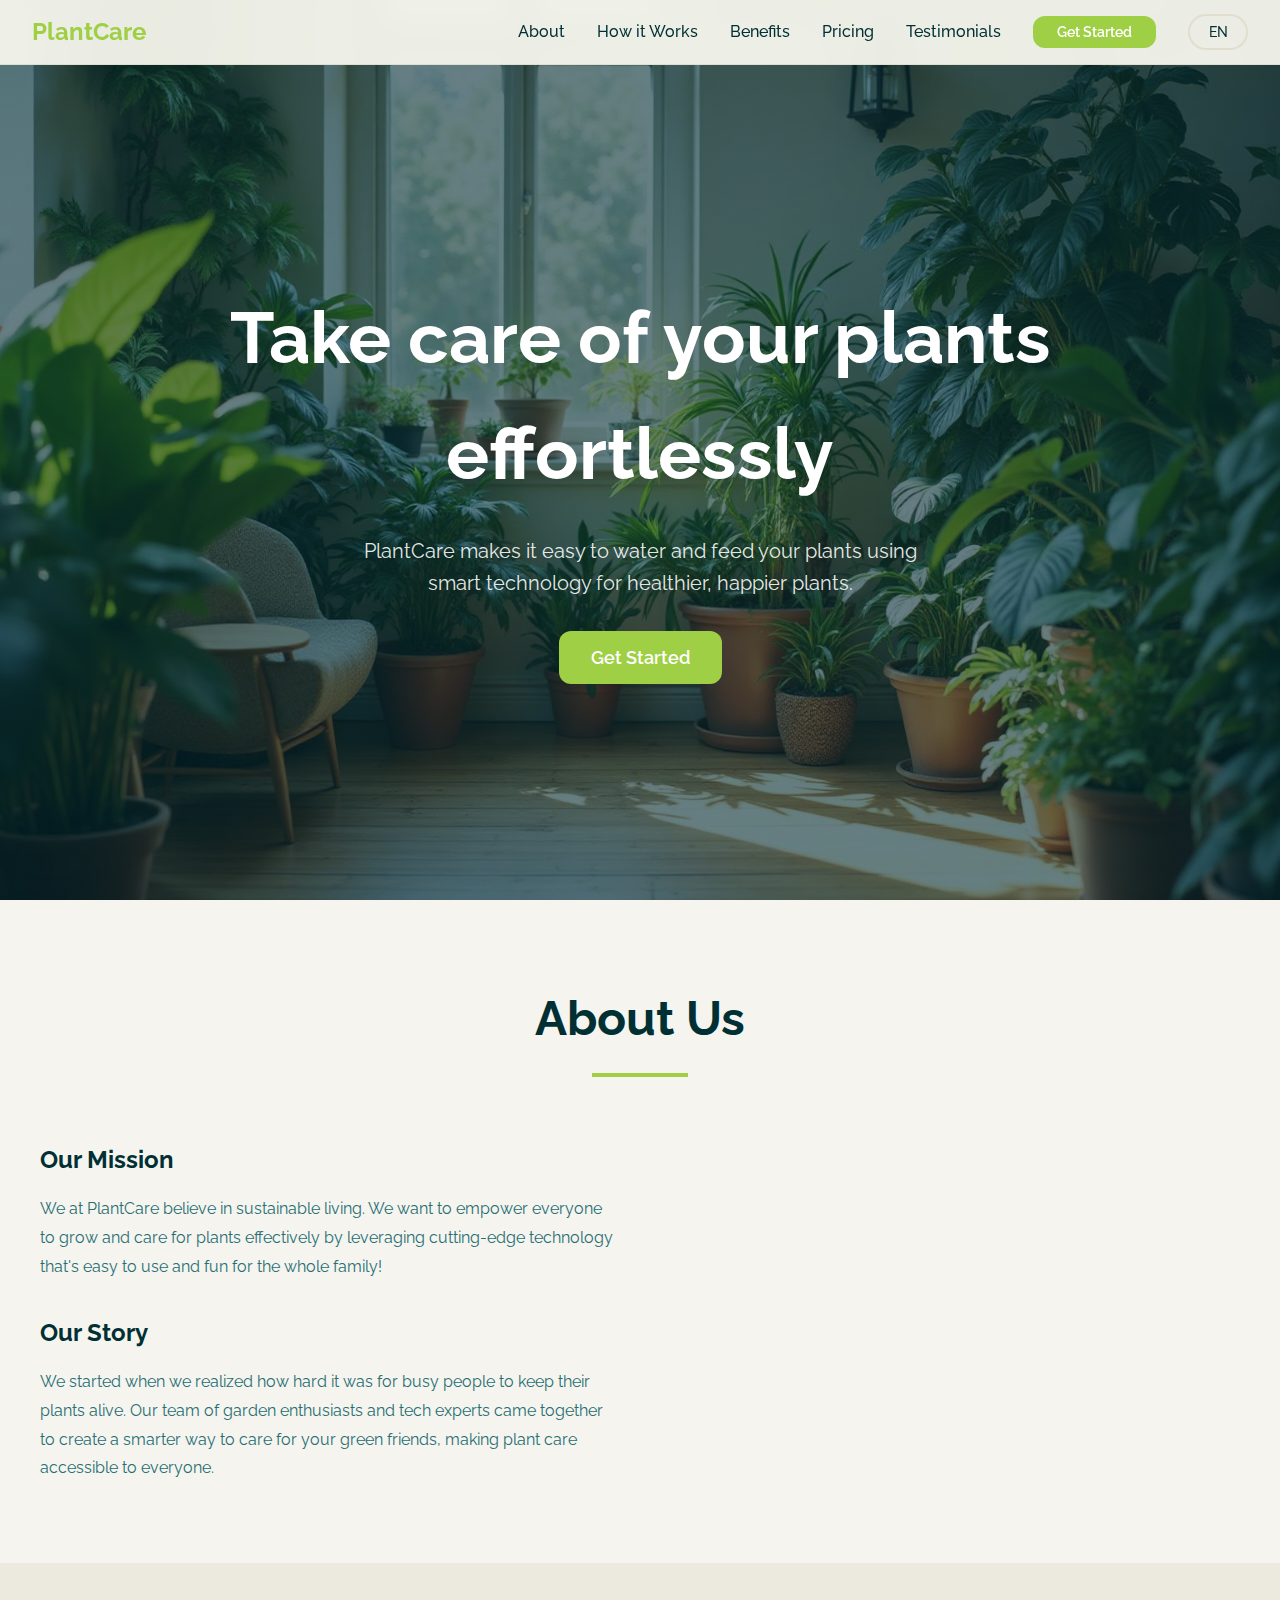
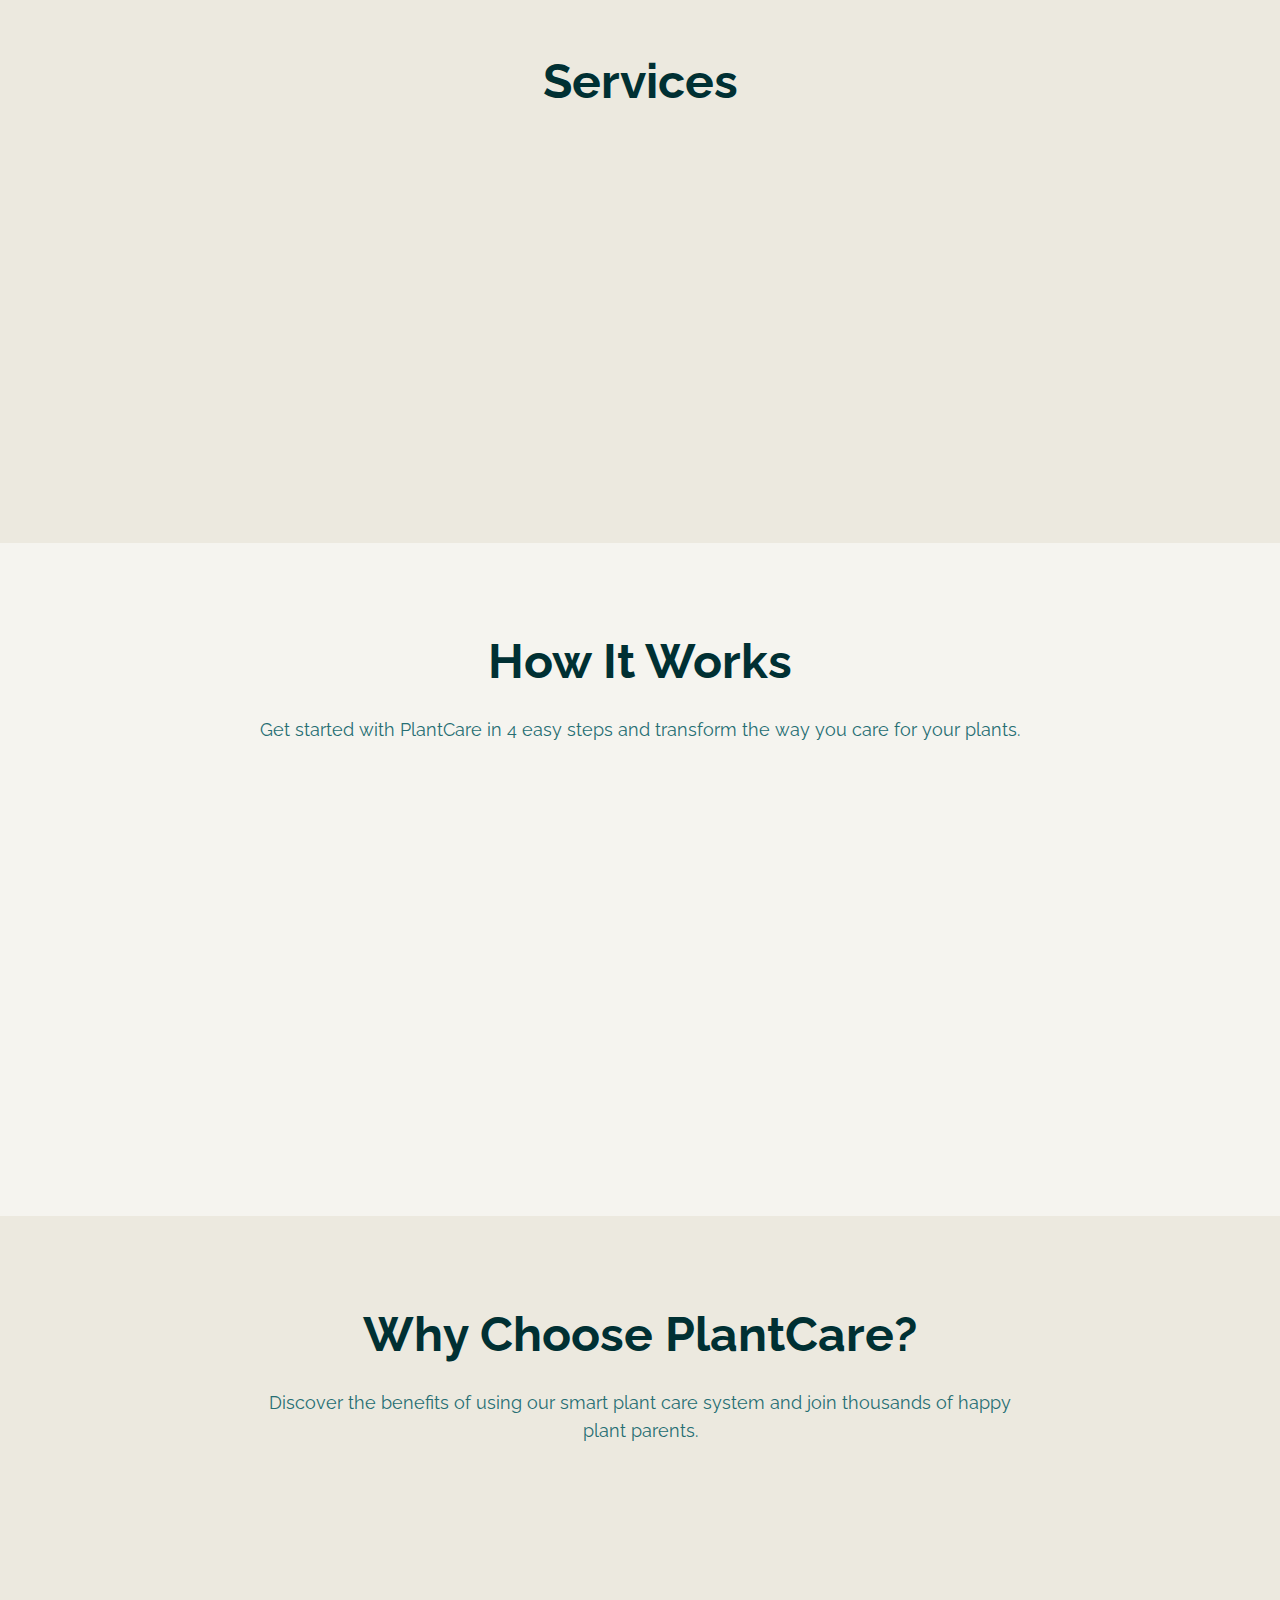
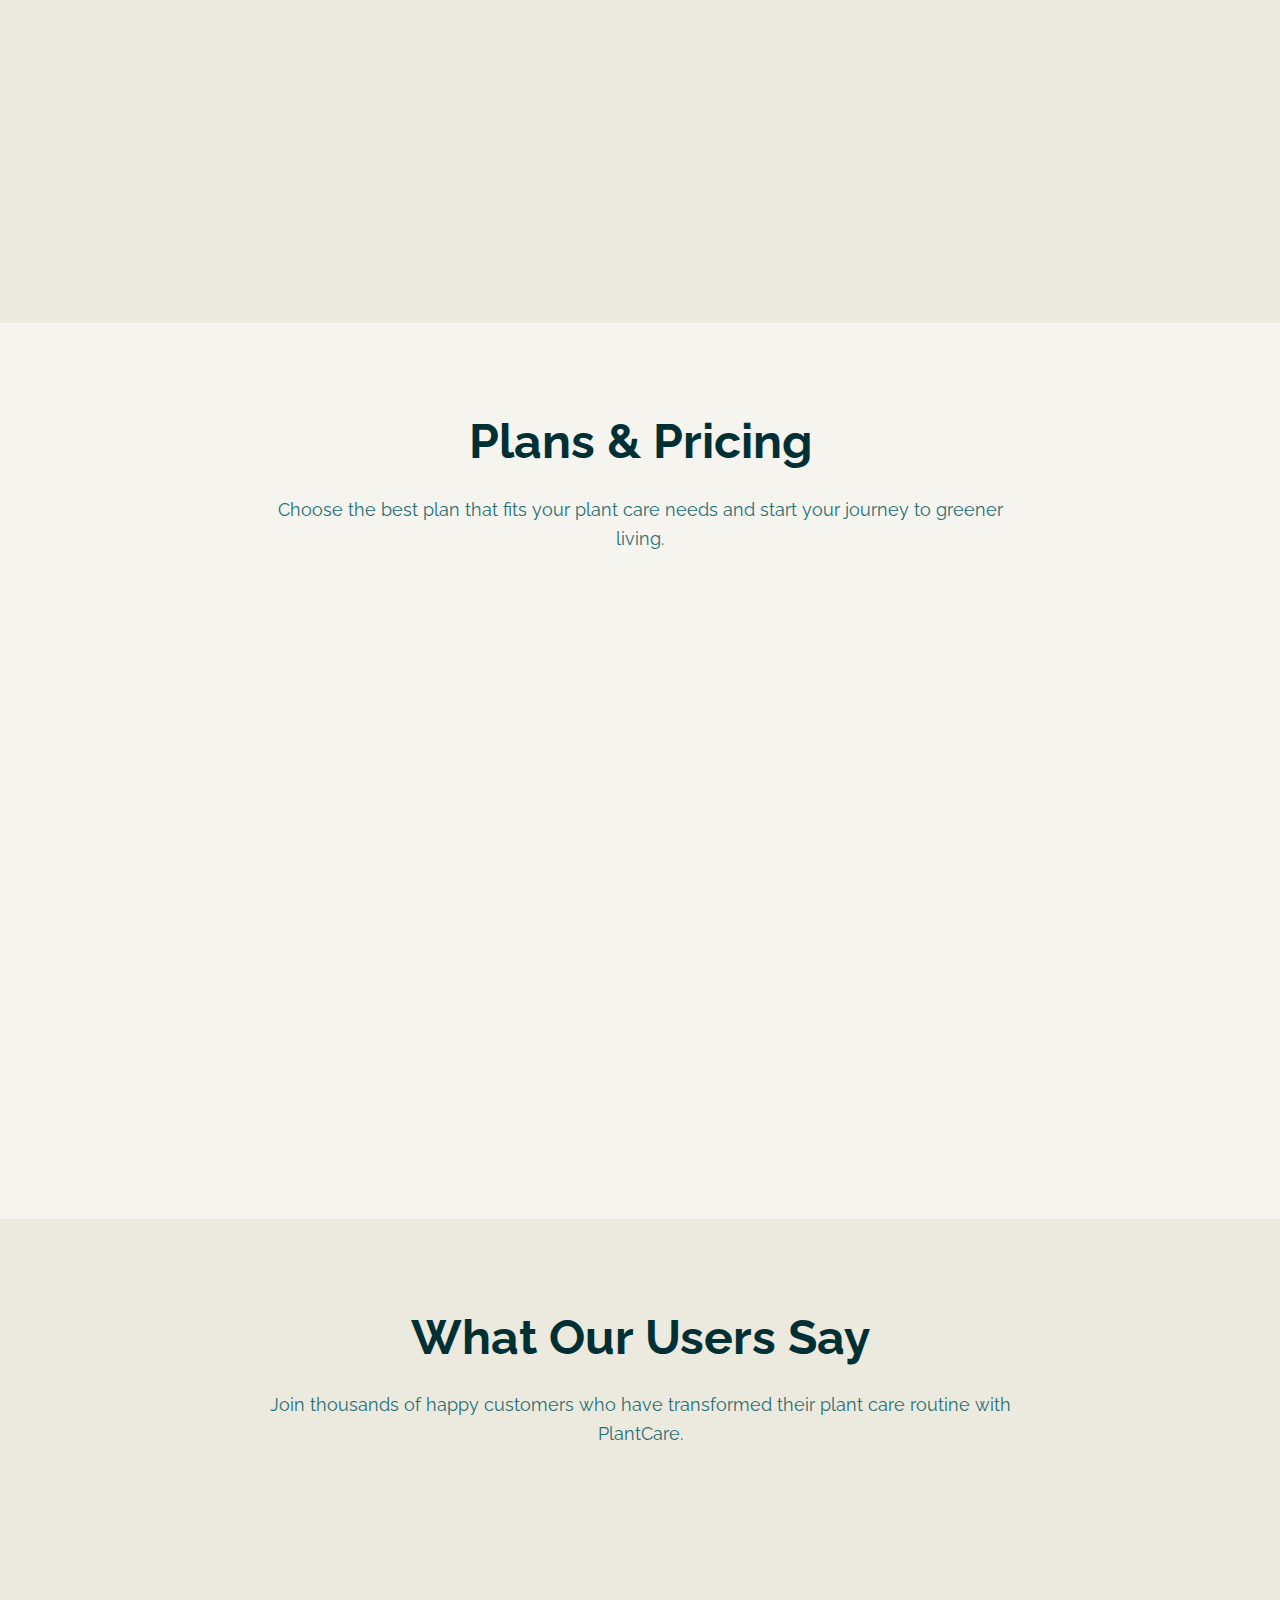
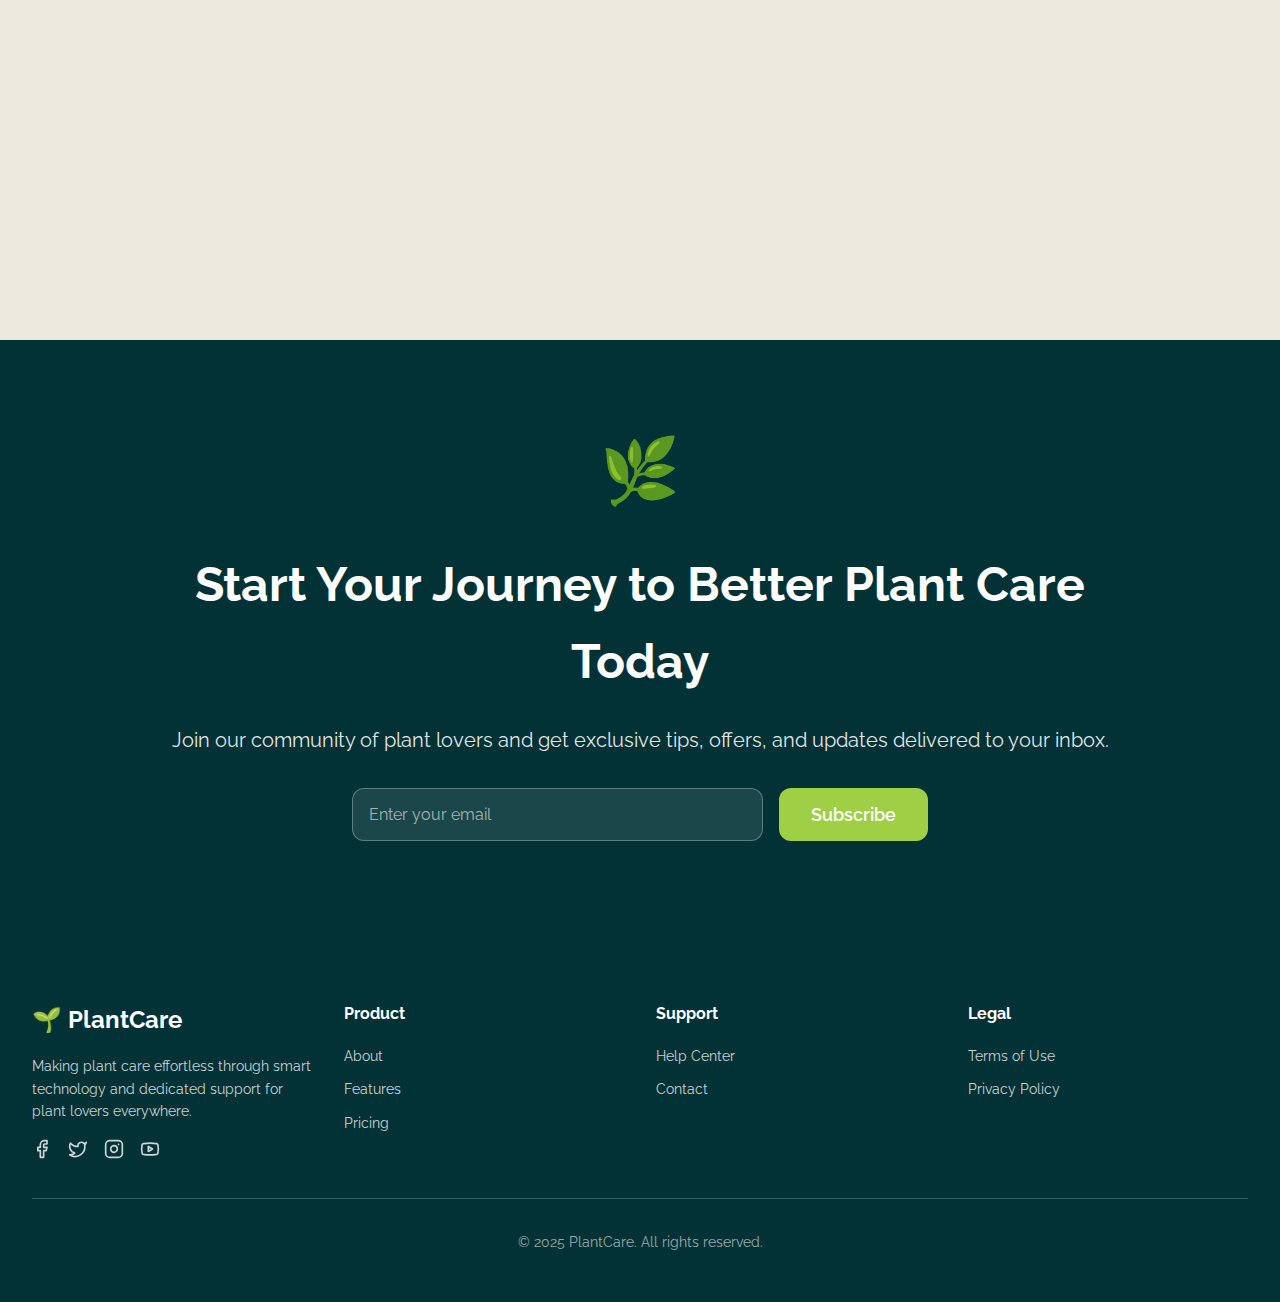
<file: index.html>
<!doctype html>
<html lang="en">
  <head>
    <meta charset="UTF-8" />
    <meta name="viewport" content="width=device-width, initial-scale=1.0" />
    <title>PlantCare - Take Care of Your Plants Effortlessly</title>
    <meta name="description" content="PlantCare makes it easy to water and feed your plants using smart technology for healthier, happier plants." />
    <meta name="author" content="PlantCare" />

    <meta property="og:title" content="PlantCare - Smart Plant Care Solution" />
    <meta property="og:description" content="Take care of your plants effortlessly with PlantCare's smart monitoring system" />
    <meta property="og:type" content="website" />
    <meta property="og:image" content="https://lovable.dev/opengraph-image-p98pqg.png" />

    <meta name="twitter:card" content="summary_large_image" />
    <meta name="twitter:site" content="@plantcare" />
    <meta name="twitter:image" content="https://lovable.dev/opengraph-image-p98pqg.png" />
    
    <link rel="preconnect" href="https://fonts.googleapis.com">
    <link rel="preconnect" href="https://fonts.gstatic.com" crossorigin>
    <link href="https://fonts.googleapis.com/css2?family=Raleway:wght@400;600;700&display=swap" rel="stylesheet">
    <link rel="stylesheet" href="assets/styles.css">
  </head>

  <body>
    <nav class="nav">
      <div class="container nav-container">
        <div class="nav-brand">
          <span class="logo">PlantCare</span>
        </div>

        <div class="nav-links" id="navLinks">
          <a href="#about" class="nav-link">About</a>
          <a href="#how-it-works" class="nav-link">How it Works</a>
          <a href="#benefits" class="nav-link">Benefits</a>
          <a href="#pricing" class="nav-link">Pricing</a>
          <a href="#testimonials" class="nav-link">Testimonials</a>
          <button class="btn btn-primary btn-sm">Get Started</button>
          <button class="language-toggle" id="languageToggle" aria-label="Toggle language">
            <span class="language-text">EN</span>
          </button>
        </div>

        <button class="mobile-menu-btn" id="mobileMenuBtn" aria-label="Toggle menu">
          <span class="hamburger"></span>
        </button>
      </div>

      <div class="mobile-nav" id="mobileNav">
        <a href="#about" class="mobile-nav-link">About</a>
        <a href="#how-it-works" class="mobile-nav-link">How it Works</a>
        <a href="#benefits" class="mobile-nav-link">Benefits</a>
        <a href="#pricing" class="mobile-nav-link">Pricing</a>
        <a href="#testimonials" class="mobile-nav-link">Testimonials</a>
        <button class="btn btn-primary">Get Started</button>
        <button class="language-toggle mobile-language-toggle" aria-label="Toggle language">
          <span class="language-text">Cambiar idioma</span>
        </button>
      </div>
    </nav>

    <section class="hero">
      <div class="hero-overlay"></div>
      <div class="container hero-content">
        <h1 class="hero-title fade-in">
          Take care of your plants<br />effortlessly
        </h1>
        <p class="hero-text fade-in">
          PlantCare makes it easy to water and feed your plants using<br class="desktop-break" />
          smart technology for healthier, happier plants.
        </p>
        <div class="hero-buttons fade-in">
          <button class="btn btn-primary btn-lg">Get Started</button>
        </div>
      </div>
    </section>

    <section id="about" class="section about">
      <div class="container">
        <div class="section-header">
          <h2 class="section-title">About Us</h2>
          <div class="title-underline"></div>
        </div>

        <div class="about-grid">
          <div class="about-content">
            <div class="about-block">
              <h3 class="about-subtitle">Our Mission</h3>
              <p class="about-text">
                We at PlantCare believe in sustainable living. We want to empower
                everyone to grow and care for plants effectively by leveraging
                cutting-edge technology that's easy to use and fun for the whole
                family!
              </p>
            </div>

            <div class="about-block">
              <h3 class="about-subtitle">Our Story</h3>
              <p class="about-text">
                We started when we realized how hard it was for busy people to keep
                their plants alive. Our team of garden enthusiasts and tech experts
                came together to create a smarter way to care for your green friends,
                making plant care accessible to everyone.
              </p>
            </div>
          </div>

          
        </div>
      </div>
    </section>

    <section class="section services">
      <div class="container">
        <div class="section-header">
          <h2 class="section-title">Services</h2>
        </div>

        <div class="services-grid">
          <div class="service-card">
            <div class="service-icon">
              <svg xmlns="http://www.w3.org/2000/svg" width="48" height="48" viewBox="0 0 24 24" fill="none" stroke="currentColor" stroke-width="2" stroke-linecap="round" stroke-linejoin="round"><path d="M7 20h10"/><path d="M10 20c5.5-2.5.8-6.4 3-10"/><path d="M9.5 9.4c1.1.8 1.8 2.2 2.3 3.7-2 .4-3.5.4-4.8-.3-1.2-.6-2.3-1.9-3-4.2 2.8-.5 4.4 0 5.5.8z"/><path d="M14.1 6a7 7 0 0 0-1.1 4c1.9-.1 3.3-.6 4.3-1.4 1-1 1.6-2.3 1.7-4.6-2.7.1-4 1-4.9 2z"/></svg>
            </div>
            <h3 class="service-title">Monitoring</h3>
            <p class="service-text">
              Keep a constant eye on the environmental of your plants using PlantCare's smart sensors and get real-time data.
            </p>
          </div>

          <div class="service-card">
            <div class="service-icon">
              <svg xmlns="http://www.w3.org/2000/svg" width="48" height="48" viewBox="0 0 24 24" fill="none" stroke="currentColor" stroke-width="2" stroke-linecap="round" stroke-linejoin="round"><path d="M12 2.69l5.66 5.66a8 8 0 1 1-11.31 0z"/></svg>
            </div>
            <h3 class="service-title">Watering</h3>
            <p class="service-text">
              Automatically water your plants on a convenient schedule, or turn on manually when needed.
            </p>
          </div>

          <div class="service-card">
            <div class="service-icon">
              <svg xmlns="http://www.w3.org/2000/svg" width="48" height="48" viewBox="0 0 24 24" fill="none" stroke="currentColor" stroke-width="2" stroke-linecap="round" stroke-linejoin="round"><circle cx="12" cy="12" r="5"/><line x1="12" x2="12" y1="1" y2="3"/><line x1="12" x2="12" y1="21" y2="23"/><line x1="4.22" x2="5.64" y1="4.22" y2="5.64"/><line x1="18.36" x2="19.78" y1="18.36" y2="19.78"/><line x1="1" x2="3" y1="12" y2="12"/><line x1="21" x2="23" y1="12" y2="12"/><line x1="4.22" x2="5.64" y1="19.78" y2="18.36"/><line x1="18.36" x2="19.78" y1="5.64" y2="4.22"/></svg>
            </div>
            <h3 class="service-title">Community</h3>
            <p class="service-text">
              Join a community of plant lovers and get tips and advice on caring for your plants.
            </p>
          </div>
        </div>
      </div>
    </section>

    <section id="how-it-works" class="section how-it-works">
      <div class="container">
        <div class="section-header">
          <h2 class="section-title">How It Works</h2>
          <p class="section-subtitle">
            Get started with PlantCare in 4 easy steps and transform the way you care for your plants.
          </p>
        </div>

        <div class="steps-grid">
          <div class="step-card">
            <div class="step-icon">
              <svg xmlns="http://www.w3.org/2000/svg" width="40" height="40" viewBox="0 0 24 24" fill="none" stroke="currentColor" stroke-width="2" stroke-linecap="round" stroke-linejoin="round"><rect width="14" height="20" x="5" y="2" rx="2" ry="2"/><path d="M12 18h.01"/></svg>
            </div>
            <div class="step-number">1</div>
            <h3 class="step-title">Mount or move to your plant</h3>
            <p class="step-text">
              Set up your plant in any indoor or outdoor space, mount or place the monitor where needed.
            </p>
          </div>

          <div class="step-card">
            <div class="step-icon">
              <svg xmlns="http://www.w3.org/2000/svg" width="40" height="40" viewBox="0 0 24 24" fill="none" stroke="currentColor" stroke-width="2" stroke-linecap="round" stroke-linejoin="round"><path d="M5 13a10 10 0 0 1 14 0"/><path d="M8.5 16.5a5 5 0 0 1 7 0"/><path d="M2 8.82a15 15 0 0 1 20 0"/><line x1="12" x2="12.01" y1="20" y2="20"/></svg>
            </div>
            <div class="step-number">2</div>
            <h3 class="step-title">Connect to Wifi App</h3>
            <p class="step-text">
              Download the PlantCare app to your mobile device, connect the monitor to your home wifi for easy access.
            </p>
          </div>

          <div class="step-card">
            <div class="step-icon">
              <svg xmlns="http://www.w3.org/2000/svg" width="40" height="40" viewBox="0 0 24 24" fill="none" stroke="currentColor" stroke-width="2" stroke-linecap="round" stroke-linejoin="round"><path d="M6 8a6 6 0 0 1 12 0c0 7 3 9 3 9H3s3-2 3-9"/><path d="M10.3 21a1.94 1.94 0 0 0 3.4 0"/></svg>
            </div>
            <div class="step-number">3</div>
            <h3 class="step-title">Receive smart notifications</h3>
            <p class="step-text">
              Get real-time alerts about your plant's environment, water levels, and care needs delivered to your phone.
            </p>
          </div>

          <div class="step-card">
            <div class="step-icon">
              <svg xmlns="http://www.w3.org/2000/svg" width="40" height="40" viewBox="0 0 24 24" fill="none" stroke="currentColor" stroke-width="2" stroke-linecap="round" stroke-linejoin="round"><path d="M7 20h10"/><path d="M10 20c5.5-2.5.8-6.4 3-10"/><path d="M9.5 9.4c1.1.8 1.8 2.2 2.3 3.7-2 .4-3.5.4-4.8-.3-1.2-.6-2.3-1.9-3-4.2 2.8-.5 4.4 0 5.5.8z"/></svg>
            </div>
            <div class="step-number">4</div>
            <h3 class="step-title">Watch it grow</h3>
            <p class="step-text">
              Monitor your plant's health and growth over time, get tips and advice tailored to your specific plants.
            </p>
          </div>
        </div>
      </div>
    </section>

    <section id="benefits" class="section benefits">
      <div class="container">
        <div class="section-header">
          <h2 class="section-title">Why Choose PlantCare?</h2>
          <p class="section-subtitle">
            Discover the benefits of using our smart plant care system and join thousands of happy plant parents.
          </p>
        </div>

        <div class="benefits-grid">
          <div class="benefit-card">
            <div class="benefit-icon">
              <svg xmlns="http://www.w3.org/2000/svg" width="48" height="48" viewBox="0 0 24 24" fill="none" stroke="currentColor" stroke-width="2" stroke-linecap="round" stroke-linejoin="round"><circle cx="12" cy="12" r="10"/><path d="M8 14s1.5 2 4 2 4-2 4-2"/><line x1="9" x2="9.01" y1="9" y2="9"/><line x1="15" x2="15.01" y1="9" y2="9"/></svg>
            </div>
            <h3 class="benefit-title">Proper care for your plant</h3>
            <p class="benefit-text">
              Get personalized care recommendations based on your plant type and environment.
            </p>
          </div>

          <div class="benefit-card">
            <div class="benefit-icon">
              <svg xmlns="http://www.w3.org/2000/svg" width="48" height="48" viewBox="0 0 24 24" fill="none" stroke="currentColor" stroke-width="2" stroke-linecap="round" stroke-linejoin="round"><rect width="18" height="18" x="3" y="4" rx="2" ry="2"/><line x1="16" x2="16" y1="2" y2="6"/><line x1="8" x2="8" y1="2" y2="6"/><line x1="3" x2="21" y1="10" y2="10"/></svg>
            </div>
            <h3 class="benefit-title">Monthly alerts</h3>
            <p class="benefit-text">
              Receive monthly check-ins and seasonal care tips to keep your plants thriving year-round.
            </p>
          </div>

          <div class="benefit-card">
            <div class="benefit-icon">
              <svg xmlns="http://www.w3.org/2000/svg" width="48" height="48" viewBox="0 0 24 24" fill="none" stroke="currentColor" stroke-width="2" stroke-linecap="round" stroke-linejoin="round"><path d="M7 20h10"/><path d="M10 20c5.5-2.5.8-6.4 3-10"/><path d="M9.5 9.4c1.1.8 1.8 2.2 2.3 3.7-2 .4-3.5.4-4.8-.3-1.2-.6-2.3-1.9-3-4.2 2.8-.5 4.4 0 5.5.8z"/><path d="M14.1 6a7 7 0 0 0-1.1 4c1.9-.1 3.3-.6 4.3-1.4 1-1 1.6-2.3 1.7-4.6-2.7.1-4 1-4.9 2z"/></svg>
            </div>
            <h3 class="benefit-title">Save time or collect</h3>
            <p class="benefit-text">
              Spend less time worrying about your plants and more time enjoying them, or build your collection.
            </p>
          </div>

          <div class="benefit-card">
            <div class="benefit-icon">
              <svg xmlns="http://www.w3.org/2000/svg" width="48" height="48" viewBox="0 0 24 24" fill="none" stroke="currentColor" stroke-width="2" stroke-linecap="round" stroke-linejoin="round"><path d="M4 19.5v-15A2.5 2.5 0 0 1 6.5 2H20v20H6.5a2.5 2.5 0 0 1 0-5H20"/></svg>
            </div>
            <h3 class="benefit-title">Learn new plant care</h3>
            <p class="benefit-text">
              Access our extensive library of plant care guides and grow your gardening skills.
            </p>
          </div>
        </div>
      </div>
    </section>

    <section id="pricing" class="section pricing">
      <div class="container">
        <div class="section-header">
          <h2 class="section-title">Plans & Pricing</h2>
          <p class="section-subtitle">
            Choose the best plan that fits your plant care needs and start your journey to greener living.
          </p>
        </div>

        <div class="pricing-grid">
          <div class="pricing-card">
            <div class="pricing-header">
              <h3 class="pricing-name">Basic</h3>
              <div class="pricing-price">
                <span class="price-amount">$29</span>
                <span class="price-period">/month</span>
              </div>
            </div>
            <ul class="pricing-features">
              <li>✓ 1 plant monitor</li>
              <li>✓ Basic watering</li>
              <li>✓ Mobile app access</li>
              <li>✓ Email support</li>
            </ul>
            <button class="btn btn-outline pricing-btn">Get Started</button>
          </div>

          <div class="pricing-card pricing-card-featured">
            <div class="pricing-header">
              <h3 class="pricing-name">Premium</h3>
              <div class="pricing-price">
                <span class="price-amount">$49</span>
                <span class="price-period">/month</span>
              </div>
            </div>
            <ul class="pricing-features">
              <li>✓ Up to 5 plant monitors</li>
              <li>✓ Advanced watering</li>
              <li>✓ Mobile & web app</li>
              <li>✓ Priority support</li>
              <li>✓ Plant care library</li>
              <li>✓ Community access</li>
            </ul>
            <button class="btn btn-primary pricing-btn">Get Started</button>
          </div>
        </div>
      </div>
    </section>

    <section id="testimonials" class="section testimonials">
      <div class="container">
        <div class="section-header">
          <h2 class="section-title">What Our Users Say</h2>
          <p class="section-subtitle">
            Join thousands of happy customers who have transformed their plant care routine with PlantCare.
          </p>
        </div>

        <div class="testimonials-grid">
          <div class="testimonial-card">
            <div class="testimonial-rating">
              ★★★★★
            </div>
            <p class="testimonial-text">
              "I've never been able to keep a plant alive for more than a month, but PlantCare has completely changed that! My plants are thriving and I finally understand what they need."
            </p>
            <div class="testimonial-author">
              <h4 class="author-name">Sarah Chen</h4>
              <p class="author-role">Plant Enthusiast</p>
            </div>
          </div>

          <div class="testimonial-card">
            <div class="testimonial-rating">
              ★★★★★
            </div>
            <p class="testimonial-text">
              "As someone who decorates homes with plants, PlantCare has been a game-changer for my clients. They love how easy it is to maintain their greenery!"
            </p>
            <div class="testimonial-author">
              <h4 class="author-name">Emma Rodriguez</h4>
              <p class="author-role">Interior Designer</p>
            </div>
          </div>

          <div class="testimonial-card">
            <div class="testimonial-rating">
              ★★★★★
            </div>
            <p class="testimonial-text">
              "With my hectic schedule, I never had time to properly care for my plants. PlantCare takes all the guesswork out of it. Highly recommend!"
            </p>
            <div class="testimonial-author">
              <h4 class="author-name">Michael Thompson</h4>
              <p class="author-role">Busy Professional</p>
            </div>
          </div>
        </div>
      </div>
    </section>

    <section class="newsletter">
      <div class="container newsletter-container">
        <div class="newsletter-icon">🌿</div>
        <h2 class="newsletter-title">Start Your Journey to Better Plant Care Today</h2>
        <p class="newsletter-text">
          Join our community of plant lovers and get exclusive tips, offers, and updates delivered to your inbox.
        </p>
        
        <div class="newsletter-form">
          <input type="email" placeholder="Enter your email" class="newsletter-input" />
          <button class="btn btn-primary btn-lg">Subscribe</button>
        </div>
        
      </div>
    </section>

    <!-- Footer -->
    <footer class="footer">
      <div class="container">
        <div class="footer-grid">
          <div class="footer-brand">
            <h3 class="footer-logo">🌱 PlantCare</h3>
            <p class="footer-description">
              Making plant care effortless through smart technology and dedicated support for plant lovers everywhere.
            </p>
            <div class="footer-social">
              <a href="#" aria-label="Facebook">
                <svg xmlns="http://www.w3.org/2000/svg" width="20" height="20" viewBox="0 0 24 24" fill="none" stroke="currentColor" stroke-width="2" stroke-linecap="round" stroke-linejoin="round"><path d="M18 2h-3a5 5 0 0 0-5 5v3H7v4h3v8h4v-8h3l1-4h-4V7a1 1 0 0 1 1-1h3z"/></svg>
              </a>
              <a href="#" aria-label="Twitter">
                <svg xmlns="http://www.w3.org/2000/svg" width="20" height="20" viewBox="0 0 24 24" fill="none" stroke="currentColor" stroke-width="2" stroke-linecap="round" stroke-linejoin="round"><path d="M22 4s-.7 2.1-2 3.4c1.6 10-9.4 17.3-18 11.6 2.2.1 4.4-.6 6-2C3 15.5.5 9.6 3 5c2.2 2.6 5.6 4.1 9 4-.9-4.2 4-6.6 7-3.8 1.1 0 3-1.2 3-1.2z"/></svg>
              </a>
              <a href="#" aria-label="Instagram">
                <svg xmlns="http://www.w3.org/2000/svg" width="20" height="20" viewBox="0 0 24 24" fill="none" stroke="currentColor" stroke-width="2" stroke-linecap="round" stroke-linejoin="round"><rect width="20" height="20" x="2" y="2" rx="5" ry="5"/><path d="M16 11.37A4 4 0 1 1 12.63 8 4 4 0 0 1 16 11.37z"/><line x1="17.5" x2="17.51" y1="6.5" y2="6.5"/></svg>
              </a>
              <a href="#" aria-label="YouTube">
                <svg xmlns="http://www.w3.org/2000/svg" width="20" height="20" viewBox="0 0 24 24" fill="none" stroke="currentColor" stroke-width="2" stroke-linecap="round" stroke-linejoin="round"><path d="M2.5 17a24.12 24.12 0 0 1 0-10 2 2 0 0 1 1.4-1.4 49.56 49.56 0 0 1 16.2 0A2 2 0 0 1 21.5 7a24.12 24.12 0 0 1 0 10 2 2 0 0 1-1.4 1.4 49.55 49.55 0 0 1-16.2 0A2 2 0 0 1 2.5 17"/><polygon points="10 15 15 12 10 9 10 15"/></svg>
              </a>
            </div>
          </div>

          <div class="footer-links">
            <h4 class="footer-heading">Product</h4>
            <ul>
              <li><a href="#about">About</a></li>
              <li><a href="#services">Features</a></li>
              <li><a href="#pricing">Pricing</a></li>
            </ul>
          </div>

          <div class="footer-links">
            <h4 class="footer-heading">Support</h4>
            <ul>
              <li><a href="#">Help Center</a></li>
              <li><a href="#">Contact</a></li>
            </ul>
          </div>

          <div class="footer-links">
            <h4 class="footer-heading">Legal</h4>
            <ul>
              <li><a href="#">Terms of Use</a></li>
              <li><a href="#">Privacy Policy</a></li>
            </ul>
          </div>
        </div>

        <div class="footer-bottom">
          <p>© 2025 PlantCare. All rights reserved.</p>
        </div>
      </div>
    </footer>

    <script src="/assets/script.js"></script>
  </body>
</html>
</file>
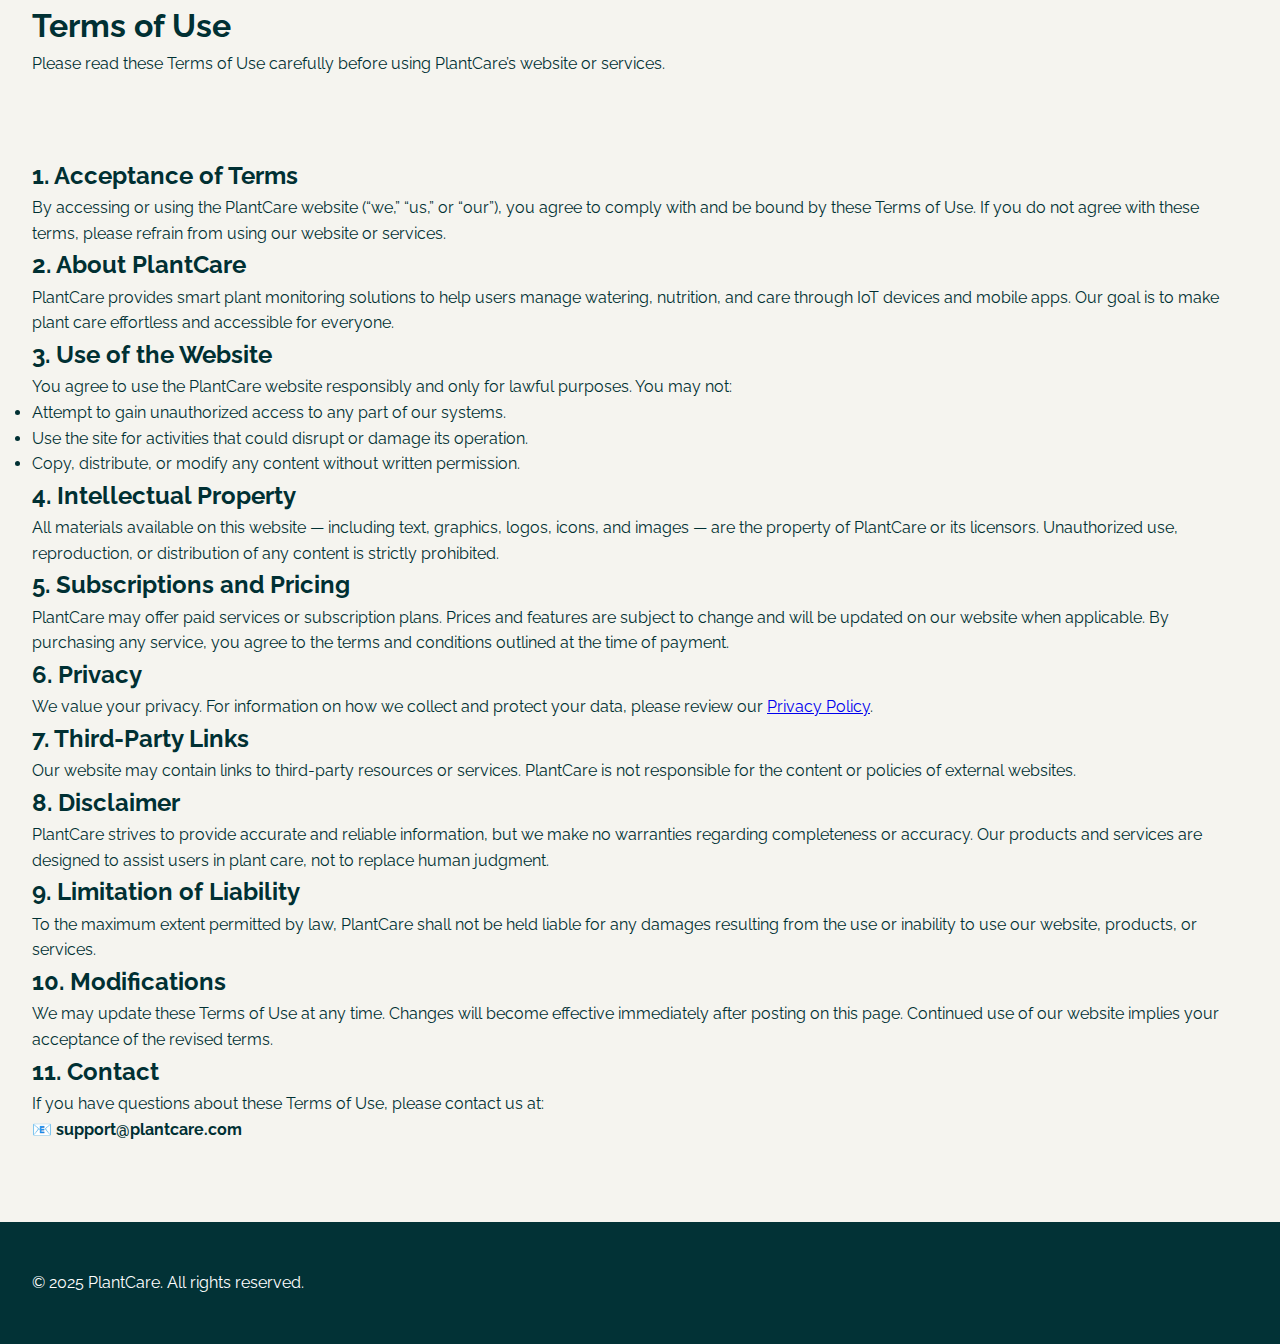
<file: terms.html>
<!DOCTYPE html>
<html lang="en">
  <head>
    <meta charset="UTF-8" />
    <meta name="viewport" content="width=device-width, initial-scale=1.0" />
    <title>Terms of Use | PlantCare</title>
    <meta name="description" content="Read the Terms of Use for PlantCare — our policies, rules, and guidelines for using our website and services." />
    <link rel="stylesheet" href="assets/styles.css" />
    <link rel="preconnect" href="https://fonts.googleapis.com">
    <link rel="preconnect" href="https://fonts.gstatic.com" crossorigin>
    <link href="https://fonts.googleapis.com/css2?family=Raleway:wght@400;600;700&display=swap" rel="stylesheet">
  </head>

  <body>
    <header class="legal-hero">
      <div class="container">
        <h1 class="legal-title">Terms of Use</h1>
        <p class="legal-subtitle">
          Please read these Terms of Use carefully before using PlantCare’s website or services.
        </p>
      </div>
    </header>

    <main class="legal-content section">
      <div class="container legal-container">
        <section class="legal-section">
          <h2>1. Acceptance of Terms</h2>
          <p>
            By accessing or using the PlantCare website (“we,” “us,” or “our”), you agree to comply with and be bound by these Terms of Use.
            If you do not agree with these terms, please refrain from using our website or services.
          </p>
        </section>

        <section class="legal-section">
          <h2>2. About PlantCare</h2>
          <p>
            PlantCare provides smart plant monitoring solutions to help users manage watering, nutrition, and care through IoT devices and mobile apps.
            Our goal is to make plant care effortless and accessible for everyone.
          </p>
        </section>

        <section class="legal-section">
          <h2>3. Use of the Website</h2>
          <p>
            You agree to use the PlantCare website responsibly and only for lawful purposes. You may not:
          </p>
          <ul>
            <li>Attempt to gain unauthorized access to any part of our systems.</li>
            <li>Use the site for activities that could disrupt or damage its operation.</li>
            <li>Copy, distribute, or modify any content without written permission.</li>
          </ul>
        </section>

        <section class="legal-section">
          <h2>4. Intellectual Property</h2>
          <p>
            All materials available on this website — including text, graphics, logos, icons, and images — are the property of PlantCare or its licensors.
            Unauthorized use, reproduction, or distribution of any content is strictly prohibited.
          </p>
        </section>

        <section class="legal-section">
          <h2>5. Subscriptions and Pricing</h2>
          <p>
            PlantCare may offer paid services or subscription plans. Prices and features are subject to change and will be updated on our website when applicable.
            By purchasing any service, you agree to the terms and conditions outlined at the time of payment.
          </p>
        </section>

        <section class="legal-section">
          <h2>6. Privacy</h2>
          <p>
            We value your privacy. For information on how we collect and protect your data, please review our
            <a href="privacy.html" class="legal-link">Privacy Policy</a>.
          </p>
        </section>

        <section class="legal-section">
          <h2>7. Third-Party Links</h2>
          <p>
            Our website may contain links to third-party resources or services. PlantCare is not responsible for the content or policies of external websites.
          </p>
        </section>

        <section class="legal-section">
          <h2>8. Disclaimer</h2>
          <p>
            PlantCare strives to provide accurate and reliable information, but we make no warranties regarding completeness or accuracy.
            Our products and services are designed to assist users in plant care, not to replace human judgment.
          </p>
        </section>

        <section class="legal-section">
          <h2>9. Limitation of Liability</h2>
          <p>
            To the maximum extent permitted by law, PlantCare shall not be held liable for any damages resulting from the use or inability to use our website, products, or services.
          </p>
        </section>

        <section class="legal-section">
          <h2>10. Modifications</h2>
          <p>
            We may update these Terms of Use at any time. Changes will become effective immediately after posting on this page.
            Continued use of our website implies your acceptance of the revised terms.
          </p>
        </section>

        <section class="legal-section">
          <h2>11. Contact</h2>
          <p>
            If you have questions about these Terms of Use, please contact us at:
            <br />
            📧 <strong>support@plantcare.com</strong>
          </p>
        </section>
      </div>
    </main>

    <footer class="footer">
      <div class="container">
        <p>© 2025 PlantCare. All rights reserved.</p>
      </div>
    </footer>
  </body>
</html>
</file>
<file: assets/styles.css>
/* Reset & Base Styles */
* {
  margin: 0;
  padding: 0;
  box-sizing: border-box;
}

:root {
  --background: hsl(48, 25%, 95%);
  --foreground: hsl(184, 100%, 10%);
  --primary: hsl(81, 59%, 54%);
  --primary-foreground: hsl(0, 0%, 100%);
  --secondary: hsl(140, 22%, 63%);
  --accent: hsl(184, 92%, 11%);
  --accent-foreground: hsl(0, 0%, 100%);
  --muted: hsl(48, 25%, 90%);
  --muted-foreground: hsl(184, 50%, 30%);
  --border: hsl(48, 25%, 85%);
  --card: hsl(0, 0%, 100%);
  --card-foreground: hsl(184, 100%, 10%);
}

body {
  font-family: 'Raleway', sans-serif;
  background-color: var(--background);
  color: var(--foreground);
  line-height: 1.6;
  overflow-x: hidden;
}

.container {
  max-width: 1400px;
  margin: 0 auto;
  padding: 0 2rem;
}

/* Animations */
@keyframes fadeIn {
  from {
    opacity: 0;
    transform: translateY(20px);
  }
  to {
    opacity: 1;
    transform: translateY(0);
  }
}

@keyframes slideDown {
  from {
    opacity: 0;
    max-height: 0;
  }
  to {
    opacity: 1;
    max-height: 500px;
  }
}

.fade-in {
  animation: fadeIn 0.8s ease-out forwards;
}

.fade-in:nth-child(2) {
  animation-delay: 0.2s;
}

.fade-in:nth-child(3) {
  animation-delay: 0.4s;
}

/* Navigation */
.nav {
  position: fixed;
  top: 0;
  left: 0;
  right: 0;
  z-index: 1000;
  background-color: rgba(247, 247, 237, 0.95);
  backdrop-filter: blur(10px);
  border-bottom: 1px solid var(--border);
  transition: all 0.3s ease;
}

.nav-container {
  display: flex;
  align-items: center;
  justify-content: space-between;
  height: 4rem;
}

.logo {
  font-size: 1.5rem;
  font-weight: 700;
  color: var(--primary);
}

.nav-links {
  display: none;
  align-items: center;
  gap: 2rem;
}

.nav-link {
  color: var(--foreground);
  text-decoration: none;
  font-weight: 500;
  transition: color 0.3s ease;
}

.nav-link:hover {
  color: var(--primary);
}

.mobile-menu-btn {
  display: flex;
  flex-direction: column;
  justify-content: center;
  align-items: center;
  width: 2rem;
  height: 2rem;
  background: none;
  border: none;
  cursor: pointer;
}

.hamburger {
  width: 24px;
  height: 2px;
  background-color: var(--foreground);
  position: relative;
  transition: all 0.3s ease;
}

.hamburger::before,
.hamburger::after {
  content: '';
  position: absolute;
  width: 24px;
  height: 2px;
  background-color: var(--foreground);
  transition: all 0.3s ease;
}

.hamburger::before {
  top: -8px;
}

.hamburger::after {
  top: 8px;
}

.mobile-menu-btn.active .hamburger {
  background-color: transparent;
}

.mobile-menu-btn.active .hamburger::before {
  top: 0;
  transform: rotate(45deg);
}

.mobile-menu-btn.active .hamburger::after {
  top: 0;
  transform: rotate(-45deg);
}

.mobile-nav {
  display: none;
  flex-direction: column;
  gap: 1rem;
  padding: 1rem 0;
  animation: slideDown 0.3s ease-out;
}

.mobile-nav.active {
  display: flex;
}

.mobile-nav-link {
  color: var(--foreground);
  text-decoration: none;
  font-weight: 500;
  transition: color 0.3s ease;
}

.mobile-nav-link:hover {
  color: var(--primary);
}

/* Language Toggle Button */
.language-toggle {
  background: none;
  border: 2px solid var(--border);
  border-radius: 50px;
  padding: 0.5rem 1rem;
  cursor: pointer;
  transition: all 0.3s ease;
  font-family: 'Raleway', sans-serif;
  font-weight: 500;
  display: flex;
  align-items: center;
  justify-content: center;
  min-width: 60px;
}

.language-toggle:hover {
  background-color: var(--primary);
  border-color: var(--primary);
  color: white;
  transform: translateY(-2px);
}

.language-text {
  font-size: 0.875rem;
  color: var(--foreground);
  transition: color 0.3s ease;
}

.language-toggle:hover .language-text {
  color: white;
}

.mobile-language-toggle {
  width: 100%;
  margin-top: 0.5rem;
  justify-content: center;
}

.mobile-language-toggle .language-text {
  font-size: 1rem;
}

@media (min-width: 768px) {
  .nav-links {
    display: flex;
  }
  
  .mobile-menu-btn {
    display: none;
  }
  
  .mobile-nav {
    display: none !important;
  }
}

/* Buttons */
.btn {
  font-family: 'Raleway', sans-serif;
  font-weight: 600;
  padding: 0.75rem 2rem;
  border: none;
  border-radius: 0.75rem;
  cursor: pointer;
  transition: all 0.3s ease;
  text-decoration: none;
  display: inline-block;
}

.btn-primary {
  background-color: var(--primary);
  color: var(--primary-foreground);
}

.btn-primary:hover {
  opacity: 0.9;
  transform: translateY(-2px);
  box-shadow: 0 4px 12px rgba(138, 199, 61, 0.3);
}

.btn-outline {
  background-color: rgba(255, 255, 255, 0.1);
  color: white;
  border: 2px solid rgba(255, 255, 255, 0.3);
}

.btn-outline:hover {
  background-color: rgba(255, 255, 255, 0.2);
  border-color: rgba(255, 255, 255, 0.5);
}

.btn-lg {
  padding: 1rem 2rem;
  font-size: 1.125rem;
}

.btn-sm {
  padding: 0.5rem 1.5rem;
  font-size: 0.875rem;
}

/* Hero Section */
.hero {
  position: relative;
  min-height: 100vh;
  display: flex;
  align-items: center;
  justify-content: center;
  padding-top: 4rem;
  background-image: url('/assets/images/about-hero.jpg');
  background-size: cover;
  background-position: center;
}

.hero-overlay {
  position: absolute;
  inset: 0;
  background: linear-gradient(rgba(0, 41, 51, 0.6), rgba(0, 41, 51, 0.6));
}

.hero-content {
  position: relative;
  z-index: 10;
  text-align: center;
}

.hero-title {
  font-size: 2.5rem;
  font-weight: 700;
  color: white;
  margin-bottom: 1.5rem;
  opacity: 0;
}

.hero-text {
  font-size: 1.125rem;
  color: rgba(255, 255, 255, 0.9);
  margin-bottom: 2rem;
  max-width: 48rem;
  margin-left: auto;
  margin-right: auto;
  opacity: 0;
}

.hero-buttons {
  display: flex;
  flex-direction: column;
  gap: 1rem;
  justify-content: center;
  opacity: 0;
}

.desktop-break {
  display: none;
}

@media (min-width: 768px) {
  .hero-title {
    font-size: 4rem;
  }
  
  .hero-text {
    font-size: 1.25rem;
  }
  
  .hero-buttons {
    flex-direction: row;
  }
  
  .desktop-break {
    display: block;
  }
}

@media (min-width: 1024px) {
  .hero-title {
    font-size: 4.5rem;
  }
}

/* Section Styles */
.section {
  padding: 5rem 0;
}

.section-header {
  text-align: center;
  margin-bottom: 4rem;
}

.section-title {
  font-size: 2.5rem;
  font-weight: 700;
  color: var(--foreground);
  margin-bottom: 1rem;
}

.title-underline {
  width: 6rem;
  height: 4px;
  background-color: var(--primary);
  margin: 0 auto;
}

.section-subtitle {
  font-size: 1.125rem;
  color: var(--muted-foreground);
  max-width: 48rem;
  margin: 0 auto;
}

@media (min-width: 768px) {
  .section-title {
    font-size: 3rem;
  }
}

/* About Section */
.about {
  background-color: var(--background);
}

.about-grid {
  display: grid;
  gap: 3rem;
  align-items: center;
  max-width: 75rem;
  margin: 0 auto;
}

.about-content {
  display: flex;
  flex-direction: column;
  gap: 2rem;
}

.about-subtitle {
  font-size: 1.5rem;
  font-weight: 700;
  color: var(--foreground);
  margin-bottom: 1rem;
}

.about-text {
  color: var(--muted-foreground);
  line-height: 1.8;
}

.about-tags {
  display: flex;
  gap: 1rem;
  font-size: 0.875rem;
  color: var(--muted-foreground);
  flex-wrap: wrap;
}

.about-image-wrapper {
  position: relative;
}

.about-image {
  width: 100%;
  height: auto;
  border-radius: 1rem;
  box-shadow: 0 20px 50px rgba(0, 0, 0, 0.15);
}

/* About Section Subsections */
.about-section {
  max-width: 75rem;
  margin: 0 auto 4rem;
  text-align: center;
}

.about-section:last-child {
  margin-bottom: 0;
}

.about-section-title {
  font-size: 2rem;
  font-weight: 700;
  color: var(--foreground);
  margin-bottom: 2rem;
  text-align: center;
}

.about-video {
  margin-top: 3rem;
  text-align: center;
}

.video-title {
  font-size: 1.5rem;
  font-weight: 600;
  color: var(--foreground);
  margin-bottom: 1.5rem;
}

.video-wrapper {
  max-width: 560px;
  margin: 0 auto;
  border-radius: 1rem;
  overflow: hidden;
  box-shadow: 0 10px 30px rgba(0, 0, 0, 0.1);
}

.video-wrapper iframe {
  width: 100%;
  height: 315px;
  border: none;
}

@media (min-width: 768px) {
  .about-grid {
    grid-template-columns: 1fr 1fr;
  }
  
  .about-section-title {
    font-size: 2.5rem;
  }
  
  .video-title {
    font-size: 1.75rem;
  }
}

/* Services Section */
.services {
  background-color: var(--muted);
}

.services-grid {
  display: grid;
  gap: 2rem;
  max-width: 75rem;
  margin: 0 auto;
}

.service-card {
  padding: 2rem;
  text-align: center;
  background-color: var(--card);
  border-radius: 1rem;
  border: 1px solid var(--border);
  transition: all 0.3s ease;
}

.service-card:hover {
  box-shadow: 0 10px 30px rgba(0, 0, 0, 0.1);
  transform: translateY(-4px);
}

.service-icon {
  color: var(--primary);
  display: flex;
  justify-content: center;
  margin-bottom: 1.5rem;
}

.service-title {
  font-size: 1.5rem;
  font-weight: 700;
  color: var(--foreground);
  margin-bottom: 1rem;
}

.service-text {
  color: var(--muted-foreground);
  line-height: 1.8;
}

@media (min-width: 768px) {
  .services-grid {
    grid-template-columns: repeat(3, 1fr);
  }
}

/* How It Works Section */
.how-it-works {
  background-color: var(--background);
}

.steps-grid {
  display: grid;
  gap: 1.5rem;
  max-width: 87.5rem;
  margin: 0 auto;
}

.step-card {
  padding: 1.5rem;
  text-align: center;
  background-color: var(--card);
  border-radius: 1rem;
  border: 1px solid var(--border);
  transition: all 0.3s ease;
}

.step-card:hover {
  box-shadow: 0 8px 24px rgba(0, 0, 0, 0.08);
}

.step-icon {
  color: var(--primary);
  display: flex;
  justify-content: center;
  margin-bottom: 1rem;
}

.step-number {
  width: 2.5rem;
  height: 2.5rem;
  background-color: var(--primary);
  color: white;
  border-radius: 50%;
  display: flex;
  align-items: center;
  justify-content: center;
  margin: 0 auto 1rem;
  font-weight: 700;
}

.step-title {
  font-size: 1.25rem;
  font-weight: 700;
  color: var(--foreground);
  margin-bottom: 0.75rem;
}

.step-text {
  color: var(--muted-foreground);
  font-size: 0.875rem;
  line-height: 1.6;
}

@media (min-width: 768px) {
  .steps-grid {
    grid-template-columns: repeat(2, 1fr);
  }
}

@media (min-width: 1024px) {
  .steps-grid {
    grid-template-columns: repeat(4, 1fr);
  }
}

/* Benefits Section */
.benefits {
  background-color: var(--muted);
}

.benefits-grid {
  display: grid;
  gap: 2rem;
  max-width: 87.5rem;
  margin: 0 auto;
}

.benefit-card {
  padding: 2rem;
  text-align: center;
  background-color: var(--card);
  border-radius: 1rem;
  border: 1px solid var(--border);
  transition: all 0.3s ease;
}

.benefit-card:hover {
  box-shadow: 0 10px 30px rgba(0, 0, 0, 0.1);
  transform: translateY(-4px);
}

.benefit-icon {
  color: var(--primary);
  display: flex;
  justify-content: center;
  margin-bottom: 1.5rem;
}

.benefit-title {
  font-size: 1.25rem;
  font-weight: 700;
  color: var(--foreground);
  margin-bottom: 1rem;
}

.benefit-text {
  color: var(--muted-foreground);
  line-height: 1.8;
}

@media (min-width: 768px) {
  .benefits-grid {
    grid-template-columns: repeat(2, 1fr);
  }
}

@media (min-width: 1024px) {
  .benefits-grid {
    grid-template-columns: repeat(4, 1fr);
  }
}

/* Pricing Section */
.pricing {
  background-color: var(--background);
}

.pricing-grid {
  display: grid;
  gap: 2rem;
  max-width: 60rem;
  margin: 0 auto;
  justify-content: center;
}

.pricing-card {
  padding: 2rem;
  background-color: var(--card);
  border: 2px solid var(--border);
  border-radius: 1rem;
  transition: all 0.3s ease;
}

.pricing-card:hover {
  box-shadow: 0 10px 30px rgba(0, 0, 0, 0.1);
  transform: translateY(-4px);
}

.pricing-card-featured {
  border-color: var(--primary);
  transform: scale(1.05);
  box-shadow: 0 8px 24px rgba(138, 199, 61, 0.2);
}

.pricing-header {
  text-align: center;
  margin-bottom: 1.5rem;
}

.pricing-name {
  font-size: 1.5rem;
  font-weight: 700;
  color: var(--foreground);
  margin-bottom: 0.5rem;
}

.pricing-price {
  display: flex;
  align-items: baseline;
  justify-content: center;
}

.price-amount {
  font-size: 3rem;
  font-weight: 700;
  color: var(--foreground);
}

.price-period {
  color: var(--muted-foreground);
  margin-left: 0.5rem;
}

.pricing-features {
  list-style: none;
  margin-bottom: 2rem;
}

.pricing-features li {
  color: var(--muted-foreground);
  margin-bottom: 1rem;
  display: flex;
  align-items: flex-start;
  gap: 0.75rem;
}

.pricing-btn {
  width: 100%;
}

@media (min-width: 768px) {
  .pricing-grid {
    grid-template-columns: repeat(2, 1fr);
    max-width: 50rem;
  }
}

/* Testimonials Section */
.testimonials {
  background-color: var(--muted);
}

.testimonials-grid {
  display: grid;
  gap: 2rem;
  max-width: 75rem;
  margin: 0 auto;
}

.testimonial-card {
  padding: 2rem;
  background-color: var(--card);
  border-radius: 1rem;
  border: 1px solid var(--border);
  transition: all 0.3s ease;
}

.testimonial-card:hover {
  box-shadow: 0 10px 30px rgba(0, 0, 0, 0.1);
}

.testimonial-rating {
  color: var(--primary);
  margin-bottom: 1rem;
  font-size: 1.25rem;
}

.testimonial-text {
  color: var(--muted-foreground);
  margin-bottom: 1.5rem;
  line-height: 1.8;
  font-style: italic;
}

.testimonial-author {
  border-top: 1px solid var(--border);
  padding-top: 1rem;
}

.author-name {
  font-weight: 700;
  color: var(--foreground);
}

.author-role {
  font-size: 0.875rem;
  color: var(--muted-foreground);
}

@media (min-width: 768px) {
  .testimonials-grid {
    grid-template-columns: repeat(3, 1fr);
  }
}
/* Team Section */
.team-grid {
  display: grid;
  grid-template-columns: repeat(auto-fit, minmax(220px, 1fr));
  gap: 2rem;
  margin-top: 2rem;
  text-align: center;
}

.team-member {
  background: #fff;
  border-radius: 12px;
  box-shadow: 0 4px 10px rgba(0,0,0,0.08);
  padding: 1.5rem;
  transition: transform 0.3s ease;
}

.team-member:hover {
  transform: translateY(-5px);
}

.team-photo {
  width: 120px;
  height: 120px;
  object-fit: cover;
  border-radius: 50%;
  margin-bottom: 1rem;
}

.team-name {
  font-weight: 600;
  margin-bottom: 0.3rem;
}

.team-role {
  font-size: 0.9rem;
  color: #666;
}

/* Videos Section */
.videos-grid {
  display: grid;
  grid-template-columns: repeat(auto-fit, minmax(320px, 1fr));
  gap: 2rem;
  margin-top: 2rem;
}

.video-card {
  text-align: center;
}

.video-title {
  margin-bottom: 1rem;
  font-weight: 600;
}

.video-wrapper iframe {
  width: 100%;
  border-radius: 12px;
  aspect-ratio: 16 / 9;
}

/* Newsletter Section */
.newsletter {
  padding: 5rem 0;
  background-color: var(--accent);
  color: white;
}

.newsletter-container {
  max-width: 64rem;
  text-align: center;
}

.newsletter-icon {
  font-size: 4rem;
  margin-bottom: 1.5rem;
}

.newsletter-title {
  font-size: 2rem;
  font-weight: 700;
  margin-bottom: 1.5rem;
}

.newsletter-text {
  font-size: 1.125rem;
  margin-bottom: 2rem;
  color: rgba(255, 255, 255, 0.9);
}

.newsletter-form {
  display: flex;
  flex-direction: column;
  gap: 1rem;
  max-width: 36rem;
  margin: 0 auto 2rem;
}

.newsletter-input {
  padding: 1rem;
  border-radius: 0.75rem;
  border: 1px solid rgba(255, 255, 255, 0.3);
  background-color: rgba(255, 255, 255, 0.1);
  color: white;
  font-family: 'Raleway', sans-serif;
  font-size: 1rem;
}

.newsletter-input::placeholder {
  color: rgba(255, 255, 255, 0.6);
}

.newsletter-input:focus {
  outline: none;
  border-color: white;
}

.newsletter-benefits {
  display: flex;
  flex-wrap: wrap;
  justify-content: center;
  gap: 1.5rem;
  font-size: 0.875rem;
  color: rgba(255, 255, 255, 0.8);
}

@media (min-width: 640px) {
  .newsletter-form {
    flex-direction: row;
  }
  
  .newsletter-input {
    flex: 1;
  }
}

@media (min-width: 768px) {
  .newsletter-title {
    font-size: 3rem;
  }
  
  .newsletter-text {
    font-size: 1.25rem;
  }
}

/* Footer */
.footer {
  background-color: var(--accent);
  color: white;
  padding: 3rem 0;
}

.footer-grid {
  display: grid;
  gap: 2rem;
  margin-bottom: 2rem;
}

.footer-logo {
  font-size: 1.5rem;
  font-weight: 700;
  margin-bottom: 1rem;
}

.footer-description {
  color: rgba(255, 255, 255, 0.8);
  font-size: 0.875rem;
  margin-bottom: 1rem;
}

.footer-social {
  display: flex;
  gap: 1rem;
}

.footer-social a {
  color: rgba(255, 255, 255, 0.8);
  transition: color 0.3s ease;
}

.footer-social a:hover {
  color: var(--primary);
}

.footer-heading {
  font-weight: 700;
  margin-bottom: 1rem;
}

.footer-links ul {
  list-style: none;
}

.footer-links li {
  margin-bottom: 0.5rem;
}

.footer-links a {
  color: rgba(255, 255, 255, 0.8);
  text-decoration: none;
  font-size: 0.875rem;
  transition: color 0.3s ease;
}

.footer-links a:hover {
  color: white;
}

.footer-bottom {
  border-top: 1px solid rgba(255, 255, 255, 0.2);
  padding-top: 2rem;
  text-align: center;
}

.footer-bottom p {
  color: rgba(255, 255, 255, 0.6);
  font-size: 0.875rem;
}

@media (min-width: 768px) {
  .footer-grid {
    grid-template-columns: repeat(4, 1fr);
  }
}

/* Scroll animations */
.scroll-animate {
  opacity: 0;
  transform: translateY(30px);
  transition: opacity 0.6s ease, transform 0.6s ease;
}

.scroll-animate.visible {
  opacity: 1;
  transform: translateY(0);
}
</file>
